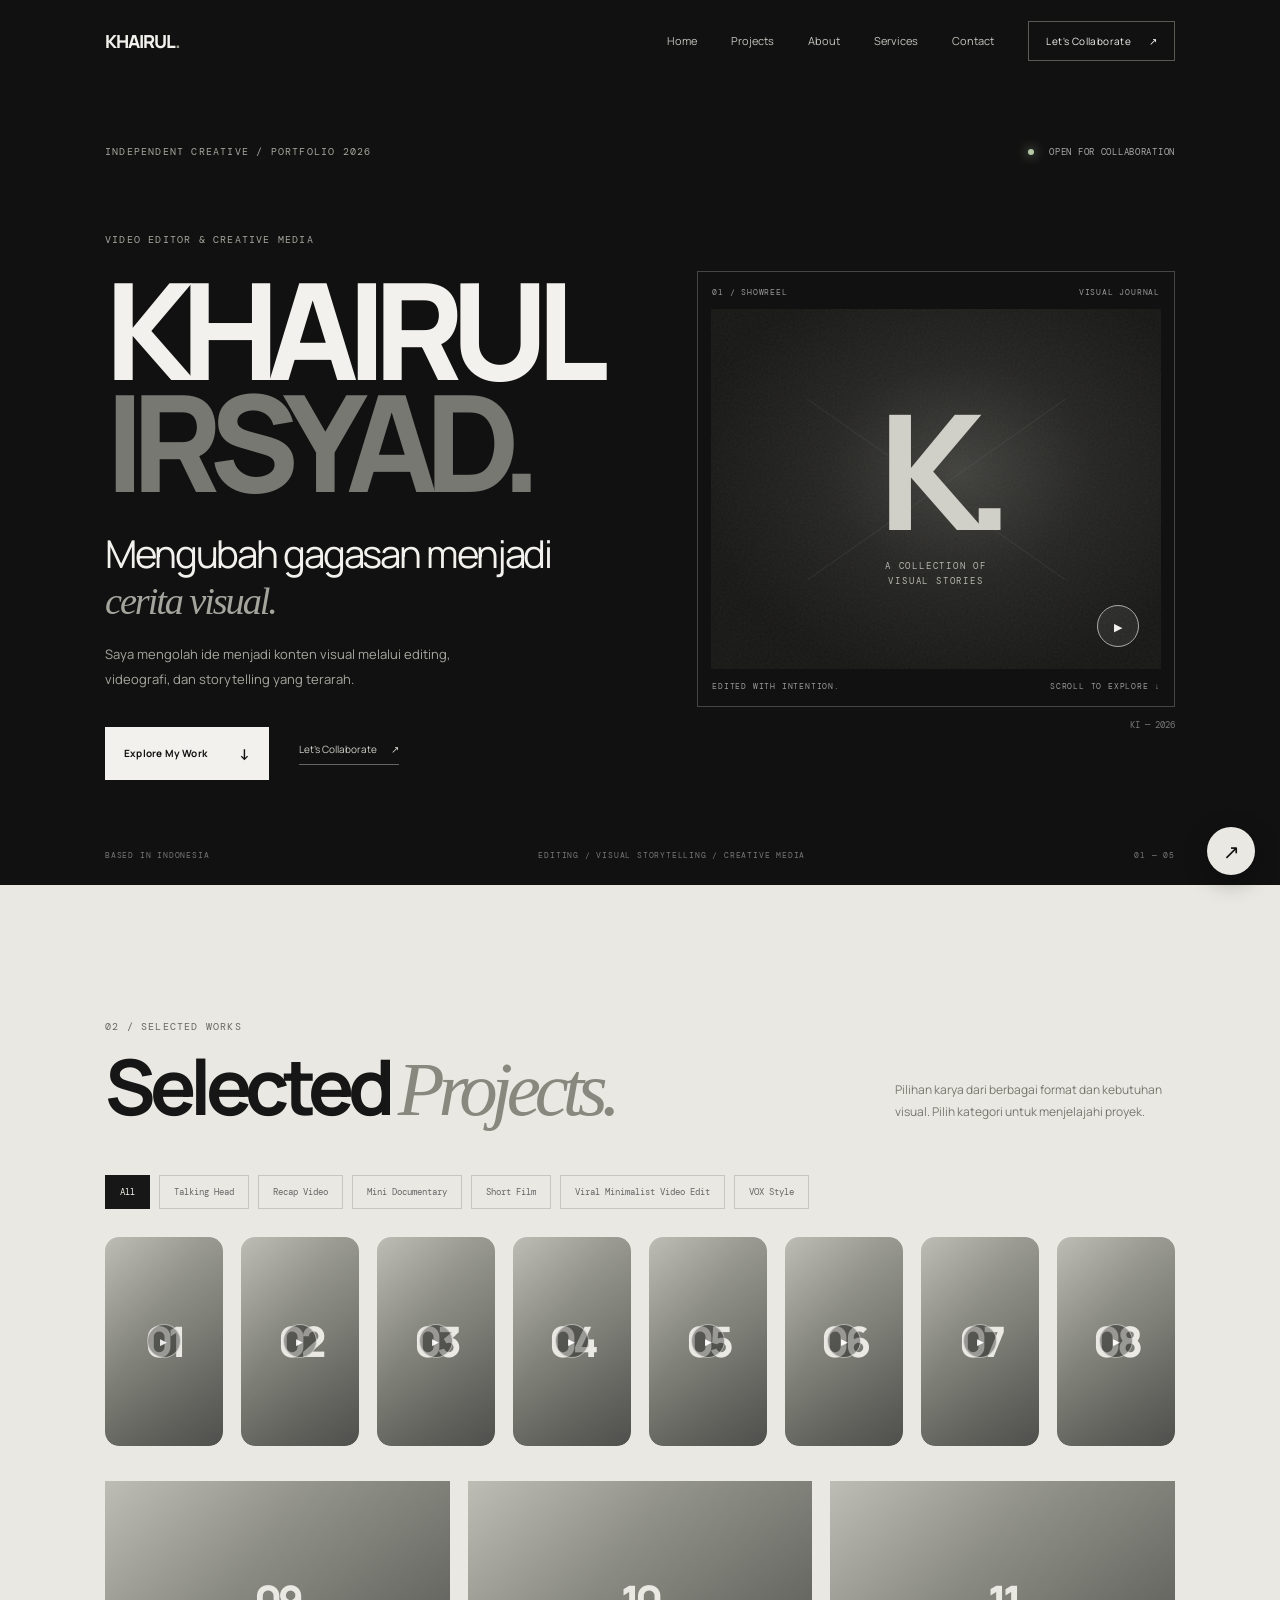
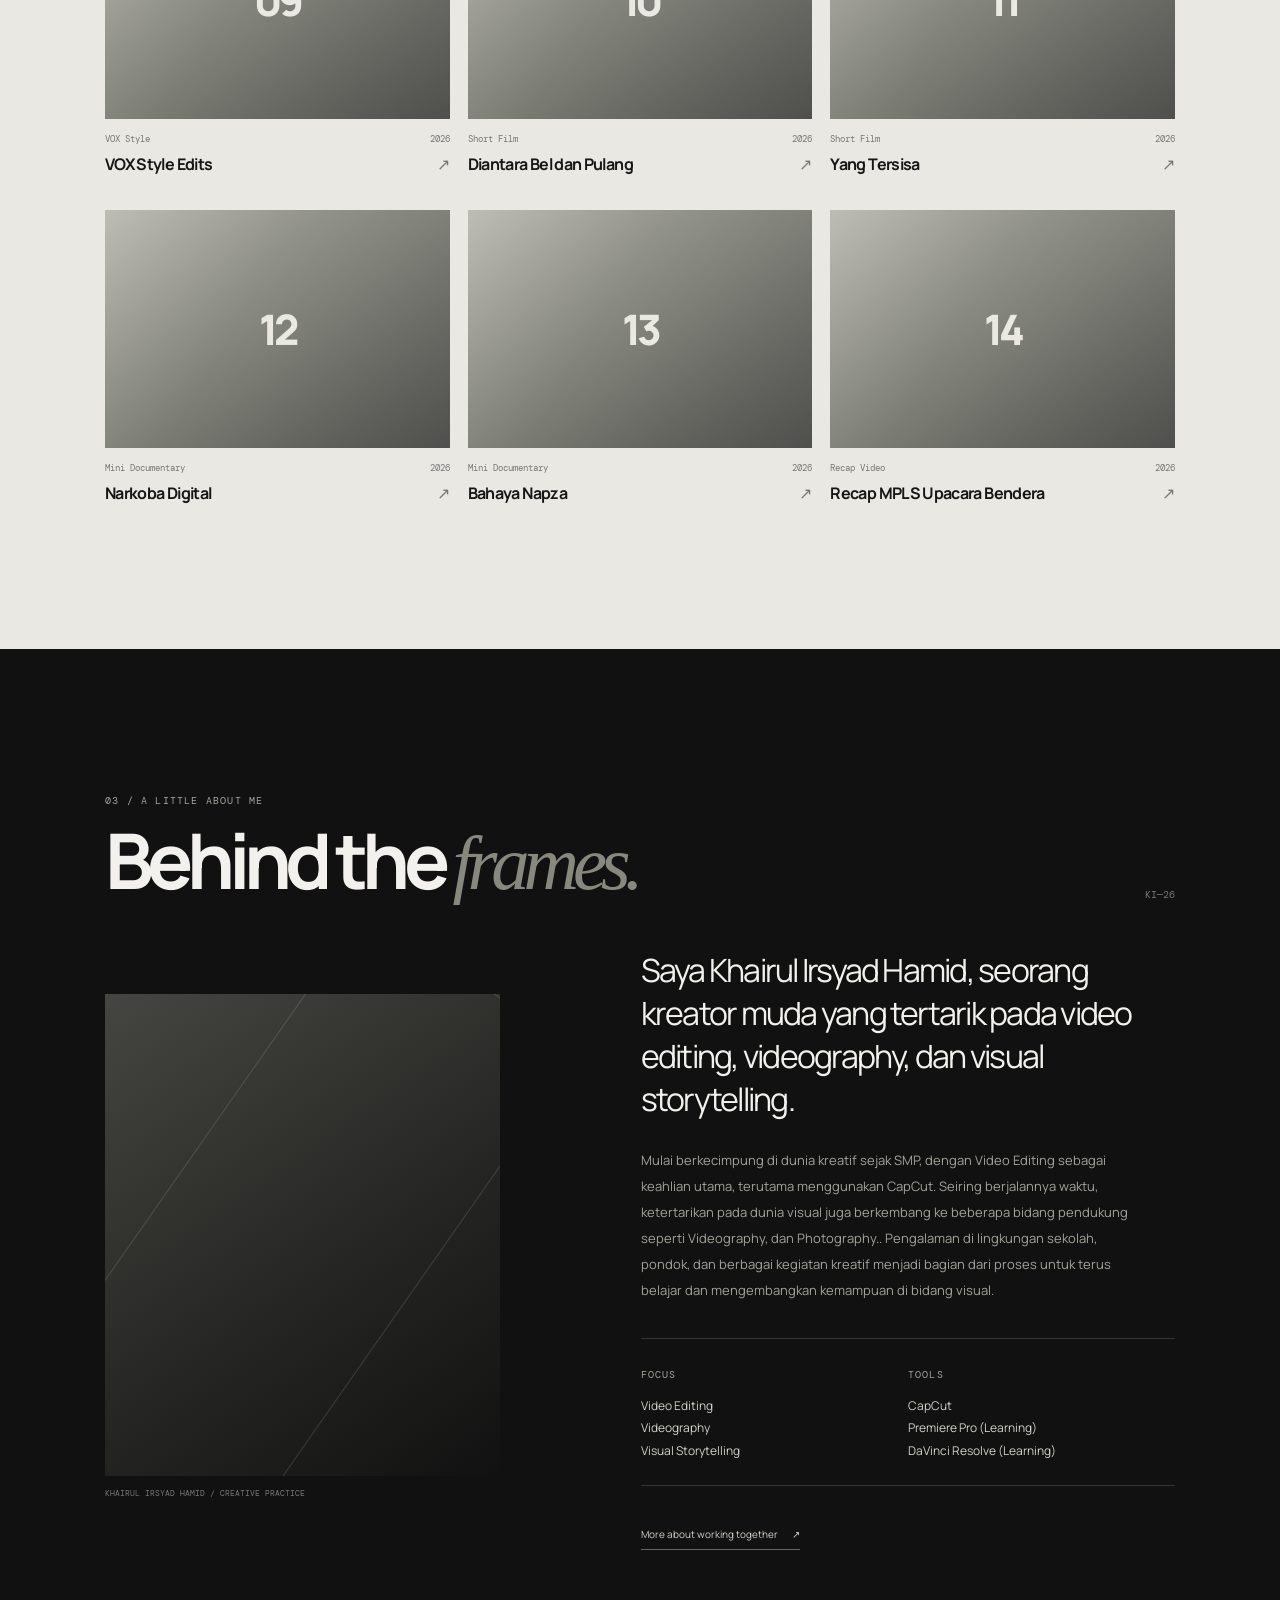
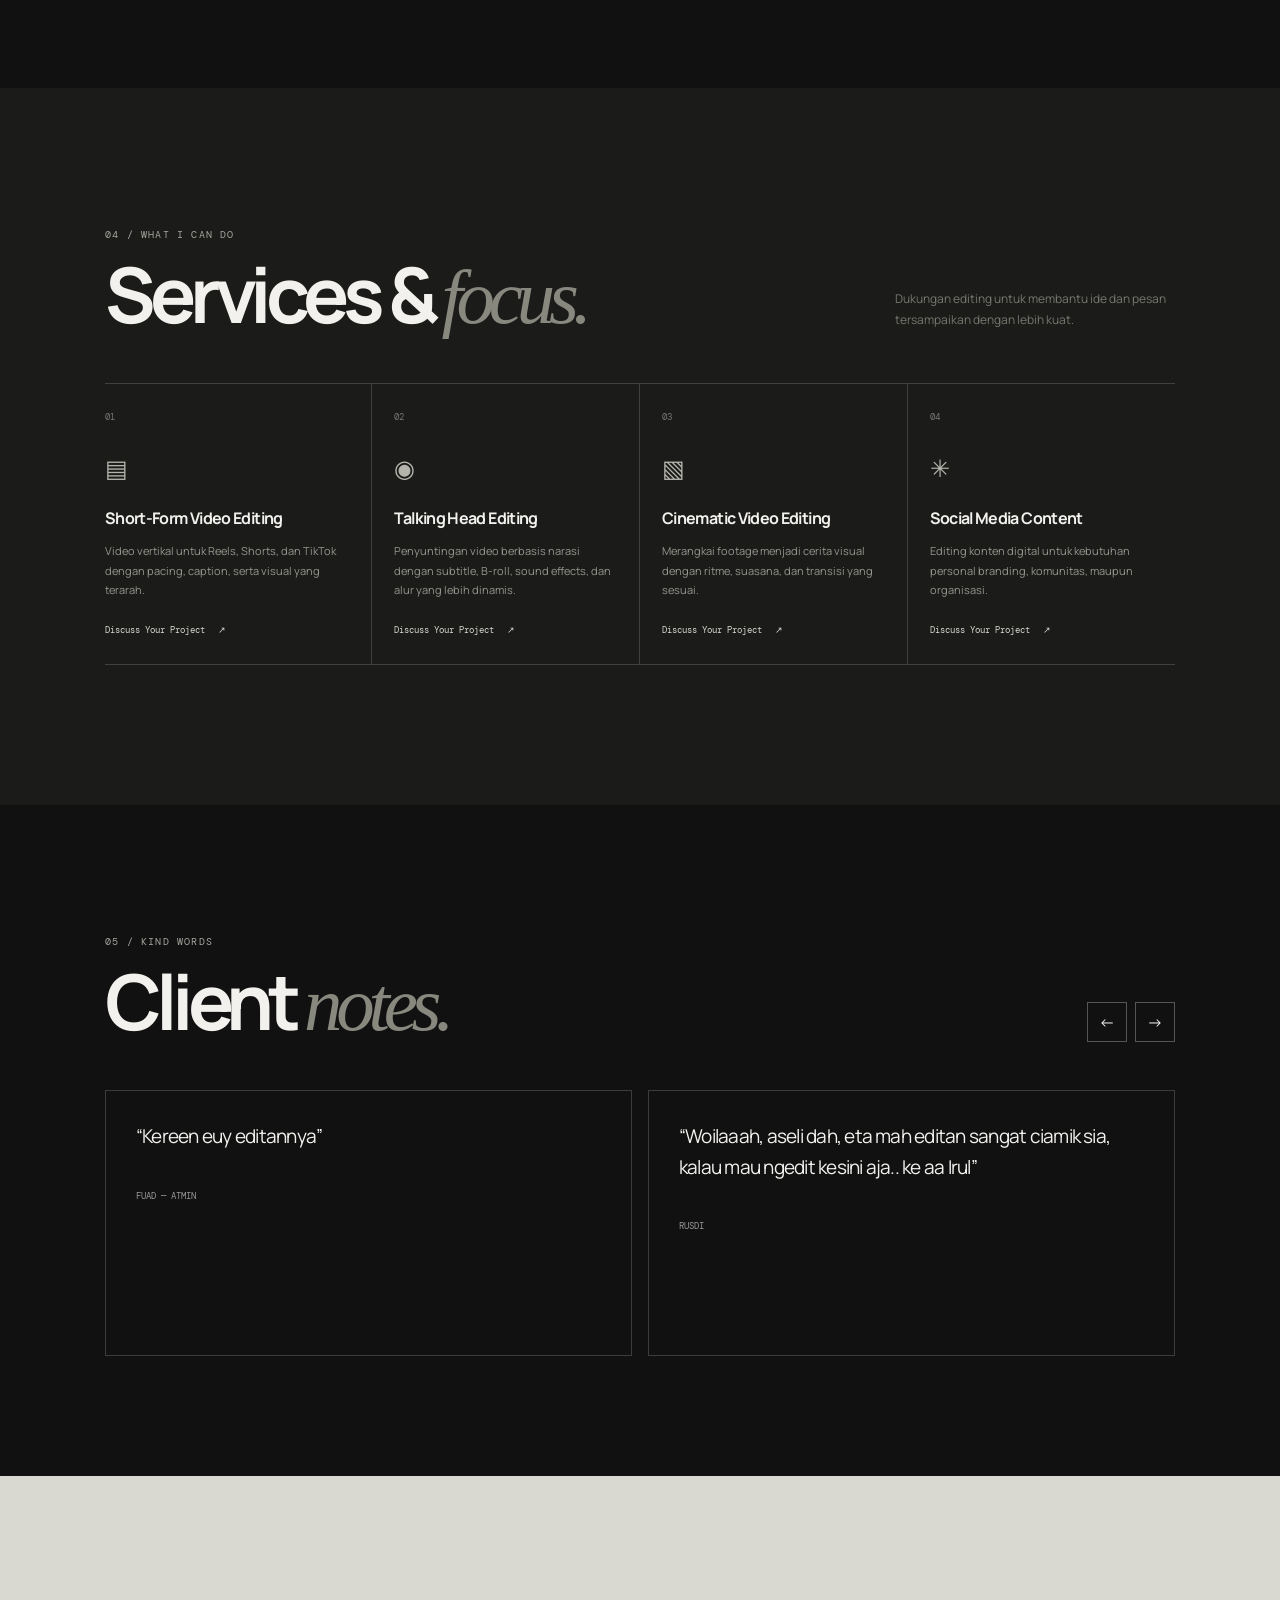
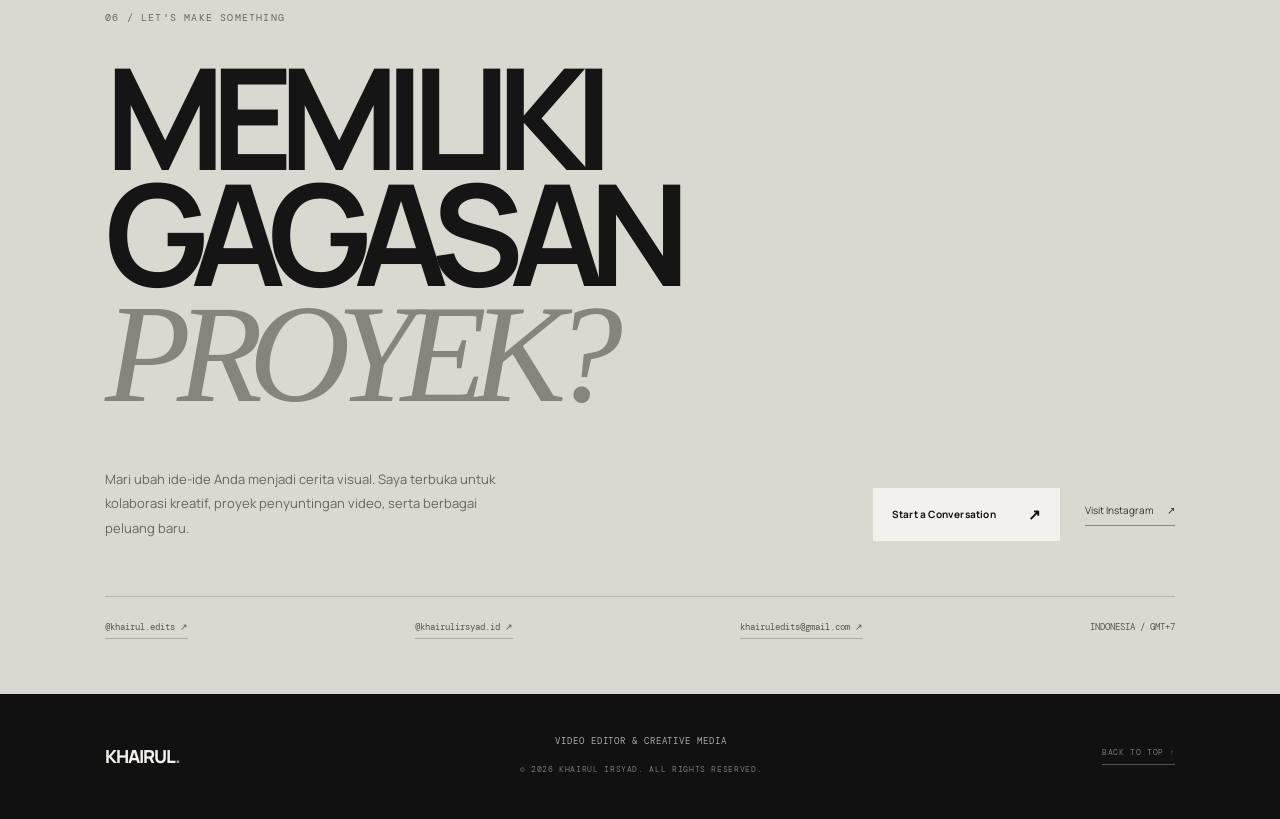
<file: index.html>
<!doctype html>
<html lang="id">
<head>
  <meta charset="utf-8">
  <meta name="viewport" content="width=device-width, initial-scale=1">
  <meta name="theme-color" content="#111111">
  <meta name="description" content="Khairul Irsyad Hamid — Video Editor & Creative Media. Mengubah gagasan menjadi cerita visual.">
  <meta property="og:title" content="Khairul Irsyad — Video Editor & Creative Media">
  <meta property="og:description" content="Mengubah gagasan menjadi cerita visual.">
  <title>Khairul Irsyad — Video Editor & Creative Media</title>
  <link rel="preconnect" href="https://fonts.googleapis.com">
  <link rel="preconnect" href="https://fonts.gstatic.com" crossorigin>
  <link href="https://fonts.googleapis.com/css2?family=DM+Mono:wght@400;500&family=Manrope:wght@400;500;600;700;800&display=swap" rel="stylesheet">
  <link rel="stylesheet" href="style.css">
</head>
<body>
  <div class="loader" aria-hidden="true"><span>K.</span><i></i></div>
  <div class="cursor-dot" aria-hidden="true"></div>
  <div class="cursor-ring" aria-hidden="true"></div>

  <header class="site-header" id="top">
    <a class="brand" href="#home" aria-label="Khairul, kembali ke beranda">KHAIRUL<span>.</span></a>
    <button class="menu-toggle" aria-label="Buka navigasi" aria-expanded="false"><span></span><span></span></button>
    <nav class="nav" aria-label="Navigasi utama">
      <a href="#home">Home</a><a href="#projects">Projects</a><a href="#about">About</a>
      <a href="#services">Services</a><a href="#contact">Contact</a>
      <a class="nav-cta" data-wa href="#">Let's Collaborate <span>↗</span></a>
    </nav>
  </header>

  <main>
    <section class="hero section-pad" id="home">
      <div class="hero-topline"><span class="eyebrow">INDEPENDENT CREATIVE / PORTFOLIO 2026</span><span class="availability"><i></i> OPEN FOR COLLABORATION</span></div>
      <div class="hero-grid">
        <div class="hero-copy">
          <p class="eyebrow reveal" id="hero-title">VIDEO EDITOR &amp; CREATIVE MEDIA</p>
          <h1 class="reveal" id="hero-name">KHAIRUL<br><span>IRSYAD.</span></h1>
          <p class="hero-tagline reveal" id="hero-tagline">Mengubah gagasan menjadi<br class="desktop-only"> <em>cerita visual.</em></p>
          <p class="hero-desc reveal" id="hero-desc">Saya mengolah ide menjadi konten visual melalui editing, videografi, dan storytelling yang terarah.</p>
          <div class="hero-actions reveal">
            <a class="button button-light" href="#projects">Explore My Work <span>↓</span></a>
            <a class="text-link" data-wa href="#">Let's Collaborate <span>↗</span></a>
          </div>
        </div>
        <div class="hero-visual reveal">
          <div class="visual-frame">
            <div class="frame-label"><span>01 / SHOWREEL</span><span>VISUAL JOURNAL</span></div>
            <div class="showreel-stage" id="showreel-stage">
              <div class="stage-grain"></div><div class="stage-center"><span class="stage-mark">K.</span><span class="stage-caption">A COLLECTION OF<br>VISUAL STORIES</span></div>
              <button class="play-button" id="showreel-play" aria-label="Putar showreel">▶</button>
            </div>
            <div class="frame-footer"><span>EDITED WITH INTENTION.</span><span>SCROLL TO EXPLORE ↓</span></div>
          </div>
          <div class="hero-index">KI — 2026</div>
        </div>
      </div>
      <div class="hero-bottom"><span>BASED IN INDONESIA</span><span>EDITING / VISUAL STORYTELLING / CREATIVE MEDIA</span><span>01 — 05</span></div>
    </section>

    <section class="projects-section section-pad" id="projects">
      <div class="section-heading reveal"><div><p class="eyebrow">02 / SELECTED WORKS</p><h2>Selected <em>Projects.</em></h2></div><p class="section-note">Pilihan karya dari berbagai format dan kebutuhan visual. Pilih kategori untuk menjelajahi proyek.</p></div>
      <div class="filter-row reveal" id="filters" aria-label="Filter proyek"></div>
      <div class="project-grid" id="project-grid"></div>
      <p class="empty-projects" id="empty-projects" hidden>Proyek akan segera ditambahkan.</p>
    </section>

    <section class="about-section section-pad" id="about">
      <div class="section-heading reveal"><div><p class="eyebrow">03 / A LITTLE ABOUT ME</p><h2>Behind the <em>frames.</em></h2></div><span class="about-number">KI—26</span></div>
      <div class="about-grid">
        <div class="portrait-wrap reveal"><div class="portrait-placeholder" id="portrait"></div><span class="portrait-caption">Khairul irsyad hamid / creative practice</span></div>
        <div class="about-copy reveal">
          <p class="about-lead" id="about-intro"></p>
          <p id="about-description"></p>
          <div class="about-details">
            <div><span class="eyebrow">FOCUS</span><p id="focus-list">Video Editing<br>Videography<br>Visual Storytelling</p></div>
            <div><span class="eyebrow">TOOLS</span><p id="tools-list">CapCut · Canva<br>DaVinci Resolve (Learning)</p></div>
          </div>
          <a class="text-link" href="#contact">More about working together <span>↗</span></a>
        </div>
      </div>
    </section>

    <section class="services-section section-pad" id="services">
      <div class="section-heading reveal"><div><p class="eyebrow">04 /  WHAT I CAN DO</p><h2>Services &amp; <em>focus.</em></h2></div><p class="section-note">Dukungan editing untuk membantu ide dan pesan tersampaikan dengan lebih kuat.</p></div>
      <div class="services-grid" id="services-grid"></div>
    </section>

    <section class="testimonials-section section-pad" id="testimonials" hidden>
      <div class="section-heading reveal"><div><p class="eyebrow">05 / KIND WORDS</p><h2>Client <em>notes.</em></h2></div><div class="carousel-controls"><button id="testimonial-prev" aria-label="Testimoni sebelumnya">←</button><button id="testimonial-next" aria-label="Testimoni berikutnya">→</button></div></div>
      <div class="testimonial-window"><div class="testimonial-track" id="testimonial-track"></div></div>
    </section>

    <section class="contact-section section-pad" id="contact">
      <p class="eyebrow reveal">06 / LET'S MAKE SOMETHING</p>
      <h2 class="reveal">MEMILIKI GAGASAN<br><em>PROYEK?</em></h2>
      <div class="contact-bottom reveal"><p>Mari ubah ide-ide Anda menjadi cerita visual. Saya terbuka untuk kolaborasi kreatif, proyek penyuntingan video, serta berbagai peluang baru.</p><div class="contact-actions"><a class="button button-light" data-wa href="#">Start a Conversation <span>↗</span></a><a class="text-link" data-instagram href="#" target="_blank" rel="noopener">Visit Instagram <span>↗</span></a></div></div>
      <div class="social-line reveal"><a data-instagram href="#" target="_blank" rel="noopener">@khairul.edits ↗</a><a data-personal href="#" target="_blank" rel="noopener">@khairulirsyad.id ↗</a><a data-email href="#" hidden>EMAIL ↗</a><span>INDONESIA / GMT+7</span></div>
    </section>
  </main>

  <footer class="footer section-pad"><a class="footer-brand" href="#home">KHAIRUL<span>.</span></a><div><p id="footer-title">VIDEO EDITOR &amp; CREATIVE MEDIA</p><small>© <span id="year">2026</span> KHAIRUL IRSYAD. ALL RIGHTS RESERVED.</small></div><a class="back-top" href="#top">BACK TO TOP ↑</a></footer>
  <a class="floating-wa" data-wa href="#" aria-label="Hubungi melalui WhatsApp">↗</a>

  <div class="video-modal" id="video-modal" aria-hidden="true" role="dialog" aria-modal="true" aria-label="Pemutar video">
    <button class="modal-close" id="modal-close" aria-label="Tutup video">×</button>
    <div class="modal-content"><div class="modal-player" id="modal-player"></div><div class="modal-caption" id="modal-caption"></div></div>
  </div>
  <script src="shared.js"></script>
  <script src="portfolio-data.js"></script>
  <script src="script.js"></script>
</body>
</html>
</file>
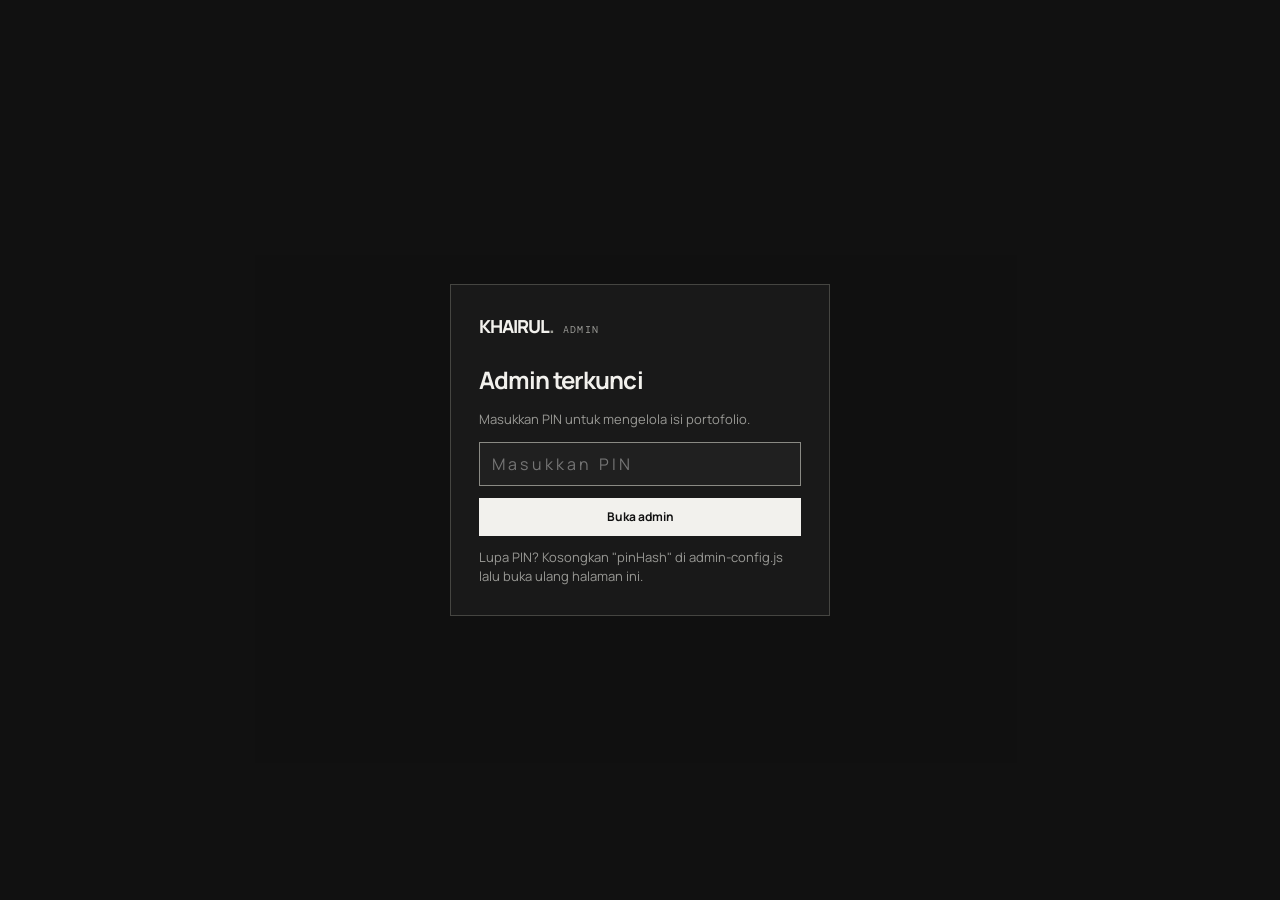
<file: admin.html>
<!doctype html>
<html lang="id" class="gate-locked">
<head>
  <meta charset="utf-8">
  <meta name="viewport" content="width=device-width, initial-scale=1">
  <meta name="robots" content="noindex, nofollow">
  <meta name="theme-color" content="#111111">
  <title>Admin Portfolio</title>
  <link rel="preconnect" href="https://fonts.googleapis.com">
  <link rel="preconnect" href="https://fonts.gstatic.com" crossorigin>
  <link href="https://fonts.googleapis.com/css2?family=DM+Mono:wght@400;500&family=Manrope:wght@400;500;600;700;800&display=swap" rel="stylesheet">
  <link rel="stylesheet" href="admin.css">
</head>
<body>
  <header class="adm-header">
    <div class="adm-brand">KHAIRUL<span>.</span> <small>ADMIN</small></div>
    <div class="adm-status" id="status" role="status" aria-live="polite"></div>
    <div class="adm-actions">
      <button type="button" class="btn" id="btn-preview" title="Buka situs dengan draf ini">Pratinjau ↗</button>
      <button type="button" class="btn btn-light" id="btn-save" title="Tulis ke portfolio-data.js">Simpan ke berkas</button>
      <details class="adm-more">
        <summary class="btn" aria-label="Aksi lain">⋯</summary>
        <div class="adm-menu">
          <button type="button" id="btn-download">Unduh portfolio-data.js</button>
          <button type="button" id="btn-import">Impor berkas data…</button>
          <button type="button" id="btn-discard">Buang draf, muat ulang berkas</button>
          <button type="button" id="btn-change-pin">Ganti PIN admin…</button>
          <button type="button" id="btn-lock">Kunci admin</button>
        </div>
      </details>
    </div>
  </header>

  <div class="adm-notice" id="notice" hidden></div>

  <nav class="adm-tabs" id="tabs" aria-label="Bagian">
    <button type="button" data-tab="projects" class="active">Proyek <span data-count="projects"></span></button>
    <button type="button" data-tab="categories">Kategori <span data-count="categories"></span></button>
    <button type="button" data-tab="services">Layanan <span data-count="services"></span></button>
    <button type="button" data-tab="testimonials">Testimoni <span data-count="testimonials"></span></button>
    <button type="button" data-tab="identity">Identitas</button>
    <button type="button" data-tab="social">Kontak</button>
  </nav>

  <main class="adm-main" id="panel"></main>

  <dialog class="adm-dialog" id="dialog">
    <form method="dialog" id="dialog-form" novalidate>
      <header><h2 id="dialog-title"></h2><button type="button" class="icon-btn" id="dialog-x" aria-label="Tutup">×</button></header>
      <div class="dialog-body" id="dialog-body"></div>
      <footer>
        <button type="button" class="btn" id="dialog-cancel">Batal</button>
        <button type="submit" class="btn btn-light" id="dialog-ok">Simpan</button>
      </footer>
    </form>
  </dialog>

  <input type="file" id="file-import" accept=".js,.json,application/json,text/javascript" hidden>
  <div class="adm-toast" id="toast" role="status" aria-live="polite"></div>

  <script src="shared.js"></script>
  <script src="portfolio-data.js"></script>
  <script src="admin-config.js"></script>
  <script src="admin-gate.js"></script>
  <script src="admin.js"></script>
</head>
<body>
    <h1>live server</h1>
</body>
</html>
</file>
<file: style.css>
@import url('https://fonts.googleapis.com/css2?family=DM+Mono:wght@400;500&family=Manrope:wght@400;500;600;700;800&display=swap');

:root {
  --bg: #111; --panel: #191919; --panel2: #202020; --white: #f2f1ed;
  --muted: #999995; --line: #343432; --accent: #c8c7c0;
  --mono: 'DM Mono', monospace; --sans: 'Manrope', sans-serif;
}

* { box-sizing: border-box; }
html { scroll-behavior: smooth; scroll-padding-top: 90px; }
body { margin: 0; background: var(--bg); color: var(--white); font-family: var(--sans); overflow-x: hidden; }
a { color: inherit; text-decoration: none; }
button { font: inherit; color: inherit; }
.section-pad { padding-left: 8.2vw; padding-right: 8.2vw; }

/* Loader */
.loader { position: fixed; inset: 0; background: #111; z-index: 1000; display: grid; place-content: center; justify-items: center; gap: 18px; transition: opacity .6s, visibility .6s; }
.loader span { font-size: 42px; font-weight: 800; letter-spacing: -5px; }
.loader i { width: 90px; height: 1px; background: #444; overflow: hidden; position: relative; }
.loader i:after { content: ""; position: absolute; inset: 0; background: #eee; animation: load 1.1s ease-in-out infinite; }
@keyframes load { from { transform: translateX(-100%) } to { transform: translateX(100%) } }
.loader.done { opacity: 0; visibility: hidden; pointer-events: none; }

/* Header & Nav */
.site-header { height: 82px; padding: 0 8.2vw; display: flex; align-items: center; justify-content: space-between; position: fixed; z-index: 100; top: 0; left: 0; right: 0; border-bottom: 1px solid transparent; transition: .3s; }
.site-header.scrolled { background: rgba(17, 17, 17, .9); backdrop-filter: blur(16px); border-color: var(--line); }
.brand, .footer-brand { font-size: 18px; font-weight: 800; letter-spacing: -1px; }
.brand span, .footer-brand span { color: #9c9c94; }
.nav { display: flex; align-items: center; gap: 34px; }
.nav > a:not(.nav-cta) { font-size: 11px; color: #c3c3be; transition: color .2s; }
.nav > a:hover { color: white; }
.nav-cta { font-size: 10px; letter-spacing: .04em; border: 1px solid #5a5a55; padding: 12px 17px; transition: 0.3s; }
.nav-cta:hover { background: #fff; color: #111; }
.nav-cta span { margin-left: 15px; }
.menu-toggle { display: none; background: none; border: 0; }

/* Hero Section */
.hero { min-height: 850px; padding-top: 145px; position: relative; display: flex; flex-direction: column; }
.hero-topline, .hero-bottom { display: flex; justify-content: space-between; align-items: center; }
.eyebrow { font: 10px var(--mono); letter-spacing: .12em; color: #a5a59e; }
.availability { font: 9px var(--mono); letter-spacing: .08em; color: #aaa; }
.availability i { display: inline-block; width: 6px; height: 6px; border-radius: 50%; background: #b6c7a5; margin-right: 9px; box-shadow: 0 0 12px #b6c7a5; }
.hero-grid { display: grid; grid-template-columns: 1.05fr .95fr; gap: 5vw; align-items: center; flex: 1; padding: 65px 0 70px; }
.hero h1 { font-size: clamp(70px, 10.5vw, 158px); line-height: .83; letter-spacing: -.095em; margin: 27px 0 35px; font-weight: 800; }
.hero h1 span { color: #777872; }
.hero-tagline { font-size: clamp(24px, 3vw, 42px); line-height: 1.2; letter-spacing: -.055em; margin: 0 0 18px; }
.hero-tagline em, .section-heading h2 em, .contact-section h2 em { font-family: Georgia, serif; font-weight: 400; color: #a5a59e; font-style: italic; }
.hero-desc { font-size: 13px; line-height: 1.9; color: #a7a7a1; max-width: 370px; }
.hero-actions { display: flex; align-items: center; gap: 30px; margin-top: 35px; }
.button { display: inline-flex; align-items: center; justify-content: space-between; gap: 32px; padding: 16px 19px; font-size: 10px; font-weight: 700; letter-spacing: .02em; transition: transform .25s, background .25s; }
.button:hover { transform: translateY(-3px); }
.button-light { background: var(--white); color: #111; }
.button-light span { font-size: 15px; }
.text-link { font-size: 10px; color: #d1d1ca; border-bottom: 1px solid #666; padding-bottom: 8px; transition: 0.2s; }
.text-link:hover { color: #fff; border-color: #fff; }
.text-link span { margin-left: 12px; }

/* Visual Hero Frame */
.visual-frame { border: 1px solid #454541; padding: 13px; position: relative; }
.frame-label, .frame-footer { display: flex; justify-content: space-between; font: 8px var(--mono); letter-spacing: .1em; color: #999; margin: 2px 1px 12px; }
.frame-footer { margin: 12px 1px 2px; }
.showreel-stage { aspect-ratio: 1.25; background: radial-gradient(ellipse at 55% 45%, #41413d 0, #252522 38%, #171715 76%); position: relative; overflow: hidden; display: grid; place-items: center; cursor: pointer; }
.showreel-stage:before, .showreel-stage:after { content: ""; position: absolute; width: 70%; height: 1px; background: #777; opacity: .17; transform: rotate(-35deg); }
.showreel-stage:after { transform: rotate(35deg); }
.stage-grain { position: absolute; inset: 0; opacity: .18; background-image: url("data:image/svg+xml,%3Csvg viewBox='0 0 180 180' xmlns='http://www.w3.org/2000/svg'%3E%3Cfilter id='n'%3E%3CfeTurbulence type='fractalNoise' baseFrequency='.9' numOctaves='3' stitchTiles='stitch'/%3E%3C/filter%3E%3Crect width='100%25' height='100%25' filter='url(%23n)' opacity='.35'/%3E%3C/svg%3E"); pointer-events: none; }
.stage-center { display: grid; justify-items: center; z-index: 1; pointer-events: none; }
.stage-mark { font-size: clamp(80px, 13vw, 160px); font-weight: 800; letter-spacing: -.13em; color: #d1d0c8; line-height: 1; }
.stage-caption { font: 9px/1.7 var(--mono); letter-spacing: .2em; text-align: center; color: #b8b8b0; margin-top: 10px; }
.play-button { position: absolute; right: 22px; bottom: 22px; border: 1px solid #aaa; background: #ffffff12; width: 42px; height: 42px; border-radius: 50%; font-size: 11px; cursor: pointer; z-index: 2; transition: .2s; }
.play-button:hover, .showreel-stage:hover .play-button { background: #eee; color: #111; }
.hero-index { font: 9px var(--mono); color: #777; text-align: right; margin-top: 12px; }
.hero-bottom { font: 8px var(--mono); letter-spacing: .1em; color: #777; padding-bottom: 25px; }

/* Projects Section */
.projects-section { padding-top: 125px; padding-bottom: 145px; background: #e9e8e2; color: #161616; }
.projects-section .eyebrow { color: #686861; }
.section-heading { display: flex; justify-content: space-between; align-items: end; margin-bottom: 48px; }
.section-heading h2 { font-size: clamp(42px, 6vw, 78px); letter-spacing: -.08em; line-height: .95; margin: 17px 0 0; }
.section-heading h2 em { color: #88887f; }
.section-note { font-size: 12px; line-height: 1.8; color: #77776f; max-width: 280px; margin: 0 0 4px; }
.filter-row { display: flex; gap: 9px; flex-wrap: wrap; margin-bottom: 28px; }
.filter-btn { border: 1px solid #c8c7bf; background: transparent; padding: 10px 14px; font: 9px var(--mono); color: #666; cursor: pointer; transition: .2s; }
.filter-btn.active, .filter-btn:hover { background: #171717; color: #f3f2ed; border-color: #171717; }
/* Grid 24 kolom: kartu landscape 3 per baris (span 8), kartu portrait/Shorts 8 per baris (span 3). */
.project-grid { display: grid; grid-template-columns: repeat(24, 1fr); grid-auto-flow: row dense; gap: 35px 18px; }
.project-card { cursor: pointer; min-width: 0; grid-column: span 8; }
.project-thumb { aspect-ratio: 1.45; background: #c9c8c0; position: relative; overflow: hidden; display: grid; place-items: center; }

/* Kartu portrait (Talking Head/Shorts): sampul 9:16 membulat tanpa teks; judul muncul di atas sampul saat hover.
   Thumbnail hqdefault (4:3) berisi video tegak di tengah + latar buram, jadi dipotong tepat 9:16. */
.project-card.is-portrait { grid-column: span 3; position: relative; border-radius: 14px; overflow: hidden; }
.project-card.is-portrait .project-thumb { aspect-ratio: 9 / 16; border-radius: 14px; }
.project-card.is-portrait .project-thumb img { object-position: center; filter: none; }
.project-card.is-portrait .project-meta { display: none; }
.project-card.is-portrait .thumb-play { opacity: .85; transform: none; width: 34px; height: 34px; font-size: 9px; background: #0006; }
.project-card.is-portrait .project-bottom { position: absolute; z-index: 3; left: 0; right: 0; bottom: 0; margin: 0; padding: 40px 12px 12px; background: linear-gradient(transparent, rgba(0,0,0,.82)); color: #fff; opacity: 0; transform: translateY(6px); transition: .25s; pointer-events: none; }
.project-card.is-portrait .project-title { font-size: 12px; line-height: 1.3; letter-spacing: -.02em; }
.project-card.is-portrait .project-arrow { color: #fff; font-size: 13px; }
.project-card.is-portrait:hover .project-bottom, .project-card.is-portrait:focus-visible .project-bottom { opacity: 1; transform: none; }
.project-card.is-portrait:focus-visible { outline: 2px solid currentColor; outline-offset: 3px; }
@media (hover: none) { .project-card.is-portrait .project-bottom { opacity: 1; transform: none; } }
.project-thumb img { position: absolute; inset: 0; width: 100%; height: 100%; object-fit: cover; display: block; transition: transform .7s cubic-bezier(.2, .7, .2, 1); filter: saturate(.72); }
.project-card:hover .project-thumb img { transform: scale(1.055); filter: saturate(1); }
.thumb-fallback { position: absolute; inset: 0; display: grid; place-items: center; background: linear-gradient(140deg, #bdbdb5, #777870 55%, #363733); color: #e9e8e2; font-size: 42px; font-weight: 800; letter-spacing: -.1em; }
.thumb-fallback:after { content: ""; position: absolute; inset: 0; background: linear-gradient(120deg, transparent 40%, #ffffff20); }
.thumb-play { position: absolute; z-index: 2; width: 44px; height: 44px; border: 1px solid #fff9; border-radius: 50%; display: grid; place-items: center; color: white; background: #1115; font-size: 11px; opacity: 0; transform: translateY(8px); transition: .25s; }
.project-card:hover .thumb-play { opacity: 1; transform: none; }
.project-meta { display: flex; justify-content: space-between; margin: 14px 0 8px; font: 9px var(--mono); color: #777; }
.project-title { font-size: 16px; letter-spacing: -.04em; font-weight: 700; margin: 0; }
.project-bottom { display: flex; justify-content: space-between; align-items: center; margin-top: 7px; }
.project-bottom small { font: 9px var(--mono); color: #888; }
.project-arrow { font-size: 16px; color: #777; }
.empty-projects { color: #777; font-size: 13px; }

/* About Section */
.about-section { padding-top: 135px; padding-bottom: 145px; }
.about-number { font: 10px var(--mono); color: #777; }
.about-grid { display: grid; grid-template-columns: .85fr 1.15fr; gap: 11vw; align-items: center; margin-top: 30px; }
.portrait-wrap { max-width: 410px; }
.portrait-placeholder { aspect-ratio: .82; background: linear-gradient(145deg, #454641, #242522 60%, #111); display: grid; place-content: center; text-align: center; position: relative; overflow: hidden; }
.portrait-placeholder:before { content: ""; position: absolute; width: 65%; height: 130%; border: 1px solid #ffffff22; transform: rotate(35deg); left: 15%; top: -15%; }
.portrait-placeholder img { position: absolute; width: 100%; height: 100%; object-fit: cover; }
.portrait-placeholder span { font-size: 50px; font-weight: 800; letter-spacing: -.1em; color: #a4a49b; line-height: .9; z-index: 1; }
.portrait-placeholder small { font: 8px var(--mono); color: #aaa; margin-top: 20px; letter-spacing: .1em; z-index: 1; }
.portrait-caption { display: block; font: 8px var(--mono); color: #777; margin-top: 12px; text-transform: uppercase; }
.about-copy { max-width: 570px; }
.about-lead { font-size: clamp(21px, 2.5vw, 34px); line-height: 1.35; letter-spacing: -.055em; margin: 0 0 25px; }
.about-copy > p:not(.about-lead) { font-size: 13px; line-height: 2; color: #a3a39c; max-width: 500px; }
.about-details { display: grid; grid-template-columns: 1fr 1fr; border-top: 1px solid var(--line); border-bottom: 1px solid var(--line); padding: 22px 0; margin: 35px 0; }
.about-details p { font-size: 12px; line-height: 1.9; color: #d2d2cb; margin: 12px 0 0; }

/* Services Section */
.services-section { background: #1b1b1a; padding-top: 130px; padding-bottom: 140px; }
.services-grid { display: grid; grid-template-columns: repeat(4, 1fr); border-top: 1px solid #41413d; border-bottom: 1px solid #41413d; }
.service-card { padding: 27px 22px 28px 0; min-height: 255px; border-right: 1px solid #41413d; display: flex; flex-direction: column; transition: 0.2s; }
.service-card:not(:first-child) { padding-left: 22px; }
.service-card:last-child { border-right: 0; }
.service-number { font: 9px var(--mono); color: #777; margin-bottom: 28px; }
.service-icon { font-size: 24px; color: #b4b4ac; margin-bottom: 23px; }
.service-card h3 { font-size: 16px; letter-spacing: -.04em; margin: 0 0 12px; }
.service-card p { font-size: 11px; line-height: 1.8; color: #96968f; margin: 0 0 24px; }
.service-card a { font: 9px var(--mono); margin-top: auto; color: #d8d8d0; }
.service-card:hover { background: #222; }
.service-card a span { margin-left: 8px; }

/* Testimonials */
.testimonials-section { padding-top: 120px; padding-bottom: 120px; }
.carousel-controls { display: flex; gap: 8px; }
.carousel-controls button { width: 40px; height: 40px; border: 1px solid #555; background: transparent; cursor: pointer; transition: 0.2s; }
.carousel-controls button:hover { background: #fff; color: #000; }
.testimonial-window { overflow: hidden; }
.testimonial-track { display: flex; gap: 16px; transition: transform .45s ease; }
.testimonial-card { min-width: calc(50% - 8px); padding: 30px; border: 1px solid #3c3c38; }
.testimonial-card blockquote { font-size: 19px; line-height: 1.6; letter-spacing: -.04em; margin: 0 0 30px; }
.testimonial-card small { font: 9px var(--mono); color: #999; }

/* Contact Section */
.contact-section { background: #d9d8d1; color: #151515; padding-top: 125px; padding-bottom: 55px; }
.contact-section .eyebrow { color: #686861; }
.contact-section h2 { font-size: clamp(65px, 11vw, 150px); line-height: .82; letter-spacing: -.1em; margin: 35px 0 55px; }
.contact-section h2 em { color: #85857d; }
.contact-bottom { display: flex; justify-content: space-between; align-items: end; gap: 40px; border-bottom: 1px solid #b8b7af; padding-bottom: 55px; }
.contact-bottom > p { font-size: 13px; line-height: 1.9; color: #66665f; max-width: 420px; margin: 0; }
.contact-actions { display: flex; align-items: center; gap: 25px; }
.contact-actions .text-link { color: #333; border-color: #888; }
.contact-actions .text-link:hover { color: #000; border-color: #000; }
.social-line { display: flex; justify-content: space-between; padding-top: 24px; font: 9px var(--mono); color: #575750; }
.social-line a { border-bottom: 1px solid #aaa; padding-bottom: 5px; transition: 0.2s; }
.social-line a:hover { color: #000; border-color: #000; }

/* Footer */
.footer { min-height: 125px; display: flex; align-items: center; justify-content: space-between; }
.footer > div { text-align: center; }
.footer > div p { font: 9px var(--mono); color: #aaa; letter-spacing: .1em; margin: 0 0 8px; }
.footer small, .back-top { font: 8px var(--mono); color: #777; letter-spacing: .08em; }
.back-top { border-bottom: 1px solid #555; padding-bottom: 7px; transition: 0.2s; }
.back-top:hover { color: #fff; border-color: #fff; }
.floating-wa { position: fixed; z-index: 80; right: 25px; bottom: 25px; width: 48px; height: 48px; background: #e9e8e2; color: #111; border-radius: 50%; display: grid; place-items: center; font-size: 20px; box-shadow: 0 6px 25px #0005; transition: transform .2s; }
.floating-wa:hover { transform: translateY(-4px); }

/* ==========================================
   VIDEO MODAL FIX (YOUTUBE SHORTS & NORMAL)
   ========================================== */
.video-modal { position: fixed; inset: 0; background: rgba(0, 0, 0, 0.92); z-index: 9999; display: none; align-items: center; justify-content: center; padding: 5vw; opacity: 0; transition: opacity .25s ease-in-out; }
.video-modal.open { display: flex; opacity: 1; }
.modal-close { position: absolute; right: 30px; top: 20px; background: none; border: 0; font-size: 42px; cursor: pointer; color: white; transition: 0.2s; z-index: 10000; }
.modal-close:hover { color: #aaa; transform: scale(1.1); }
.modal-content { width: 100%; max-width: 1000px; display: flex; flex-direction: column; align-items: center; }
.modal-player { width: 100%; background: #000; border-radius: 8px; overflow: hidden; box-shadow: 0 20px 50px rgba(0,0,0,0.5); }
.modal-player iframe { width: 100%; height: 100%; border: 0; display: block; }
.modal-caption { font: 12px var(--mono); color: #bbb; margin-top: 15px; text-align: center; letter-spacing: .05em; }

/* Animation Reveals */
.reveal { opacity: 0; transform: translateY(22px); transition: opacity .75s ease, transform .75s ease; }
.reveal.visible { opacity: 1; transform: none; }

/* Custom Cursors */
.cursor-dot, .cursor-ring { position: fixed; pointer-events: none; z-index: 500; top: 0; left: 0; border-radius: 50%; transform: translate(-50%, -50%); opacity: 0; }
.cursor-dot { width: 5px; height: 5px; background: white; }
.cursor-ring { width: 28px; height: 28px; border: 1px solid #ffffff80; transition: width .2s, height .2s, background .2s; }
.cursor-ring.hover { width: 48px; height: 48px; background: #ffffff18; border-color: transparent; }

/* Responsive Media Queries */
@media(max-width: 900px) {
  .section-pad { padding-left: 6vw; padding-right: 6vw; }
  .site-header { padding: 0 6vw; }
  .nav { gap: 18px; }
  .hero-grid { gap: 3vw; }
  .hero h1 { font-size: clamp(68px, 11vw, 110px); }
  .project-card { grid-column: span 12; }
  .project-card.is-portrait { grid-column: span 6; }
  .services-grid { grid-template-columns: repeat(2, 1fr); }
  .service-card:nth-child(2) { border-right: 0; }
  .service-card:nth-child(n+3) { border-top: 1px solid #41413d; }
  .service-card:nth-child(3) { padding-left: 0; }
  .about-grid { gap: 7vw; }
}

@media(max-width: 650px) {
  html { scroll-padding-top: 72px; }
  .site-header { height: 70px; }
  .menu-toggle { display: flex; flex-direction: column; gap: 6px; padding: 10px; z-index: 2; }
  .menu-toggle span { width: 23px; height: 1px; background: white; display: block; }
  .nav { position: absolute; top: 69px; left: 0; right: 0; background: #171716; border-bottom: 1px solid #333; display: flex; flex-direction: column; align-items: stretch; gap: 0; padding: 0 6vw; max-height: 0; overflow: hidden; transition: max-height .35s, padding .35s; }
  .nav.open { max-height: 390px; padding: 15px 6vw 25px; }
  .nav > a:not(.nav-cta) { padding: 14px 0; border-bottom: 1px solid #30302e; }
  .nav-cta { margin-top: 17px; text-align: center; }
  .hero { min-height: auto; padding-top: 112px; }
  .hero-topline { align-items: flex-start; gap: 20px; }
  .availability { font-size: 7px; text-align: right; }
  .hero-grid { grid-template-columns: 1fr; padding: 65px 0 45px; gap: 48px; }
  .hero h1 { font-size: clamp(68px, 17vw, 105px); margin: 22px 0 28px; }
  .hero-tagline { font-size: 27px; }
  .hero-desc { font-size: 12px; }
  .hero-visual { max-width: 520px; }
  .hero-bottom { font-size: 7px; gap: 10px; }
  .hero-bottom span:nth-child(2) { display: none; }
  .projects-section, .about-section, .services-section, .contact-section { padding-top: 85px; padding-bottom: 90px; }
  .section-heading { align-items: flex-start; gap: 25px; flex-direction: column; margin-bottom: 34px; }
  .section-heading h2 { font-size: 53px; }
  .section-note { max-width: 340px; }
  .filter-row { gap: 6px; }
  .filter-btn { font-size: 8px; padding: 9px 10px; }
  .project-grid { gap: 28px 12px; }
  .project-card { grid-column: span 24; }
  .project-card.is-portrait { grid-column: span 8; }
  .project-thumb { aspect-ratio: 1.55; }
  .project-title { font-size: 15px; }
  .about-grid { grid-template-columns: 1fr; gap: 40px; }
  .portrait-wrap { max-width: 340px; margin: 0 auto; }
  .about-copy { max-width: none; }
  .about-lead { font-size: 25px; }
  .services-grid { grid-template-columns: 1fr; }
  .service-card, .service-card:not(:first-child), .service-card:nth-child(3) { padding: 25px 0; border-right: 0; border-top: 1px solid #41413d; min-height: 220px; }
  .service-card:first-child { border-top: 0; }
  .service-number { margin-bottom: 20px; }
  .service-icon { margin-bottom: 15px; }
  .testimonial-card { min-width: 100%; }
  .contact-section h2 { font-size: clamp(58px, 15vw, 90px); margin: 30px 0 40px; }
  .contact-bottom { align-items: flex-start; flex-direction: column; padding-bottom: 38px; }
  .contact-actions { flex-wrap: wrap; gap: 20px; }
  .social-line { gap: 20px; flex-wrap: wrap; font-size: 8px; }
  .footer { min-height: 160px; flex-wrap: wrap; gap: 20px; padding-top: 25px; padding-bottom: 25px; }
  .footer > div { text-align: left; order: 3; width: 100%; }
  .floating-wa { right: 17px; bottom: 17px; width: 45px; height: 45px; }
  .modal-close { right: 15px; top: 10px; }
  .video-modal { padding: 18px; }
  .desktop-only { display: none; }
}

@media(hover: none), (pointer: coarse) {
  .cursor-dot, .cursor-ring { display: none; }
}

@media(prefers-reduced-motion: reduce) {
  *, *::before, *::after { scroll-behavior: auto !important; animation-duration: .01ms !important; animation-iteration-count: 1 !important; transition-duration: .01ms !important; }
  .reveal { opacity: 1; transform: none; }
}
/* Bilah mode pratinjau (index.html?preview=1 dari admin.html) */
.preview-bar { position: fixed; left: 0; right: 0; bottom: 0; z-index: 1200; padding: 10px 16px; background: #f2f1ed; color: #111; font: 10px var(--mono); letter-spacing: .08em; text-align: center; }
.modal-caption .modal-meta { display: block; margin-top: 6px; font-size: 10px; color: #888; }
.modal-caption .modal-desc { max-width: 520px; margin: 10px auto 0; font: 13px/1.6 var(--sans); letter-spacing: 0; color: #a7a7a1; }
/* Pemutar: Shorts dibatasi tinggi layar; cadangan saat dibuka dari file:// */
.modal-player { margin: 0 auto; max-width: 100%; }
.modal-player.is-portrait { width: auto; height: min(78vh, 720px); max-width: 100%; }
.player-fallback { position: relative; width: 100%; height: 100%; display: flex; flex-direction: column; align-items: center; justify-content: flex-end; gap: 16px; padding: 24px; text-align: center; background: #000 center / cover no-repeat; }
.player-fallback:before { content: ""; position: absolute; inset: 0; background: linear-gradient(transparent 20%, rgba(0,0,0,.88) 70%); }
.player-fallback > * { position: relative; }
.player-fallback p { margin: 0; max-width: 320px; font: 12px/1.6 var(--sans); color: #ddd; }
.modal-caption .modal-yt { display: table; margin: 12px auto 0; font-size: 10px; color: #999; border-bottom: 1px solid #555; padding-bottom: 3px; }
.modal-caption .modal-yt:hover { color: #fff; }
</file>
<file: admin.css>
:root {
  --bg: #111; --panel: #191919; --panel2: #202020; --white: #f2f1ed;
  --muted: #999995; --line: #343432; --accent: #c8c7c0;
  --ok: #b6c7a5; --danger: #e08f80;
  --mono: 'DM Mono', monospace; --sans: 'Manrope', system-ui, sans-serif;
}
* { box-sizing: border-box; }
body { margin: 0; background: var(--bg); color: var(--white); font: 14px/1.5 var(--sans); }
button, input, select, textarea { font: inherit; color: inherit; }
[hidden] { display: none !important; }
.muted { color: var(--muted); }

/* Header */
.adm-header { position: sticky; top: 0; z-index: 20; display: flex; align-items: center; gap: 16px; padding: 14px 24px; background: rgba(17,17,17,.94); backdrop-filter: blur(12px); border-bottom: 1px solid var(--line); }
.adm-brand { font-weight: 800; letter-spacing: -1px; font-size: 18px; white-space: nowrap; }
.adm-brand span { color: #9c9c94; }
.adm-brand small { font: 10px var(--mono); letter-spacing: .12em; color: var(--muted); margin-left: 6px; }
.adm-status { flex: 1; font: 11px var(--mono); color: var(--ok); }
.adm-status.dirty { color: #e6c08f; }
.adm-actions { display: flex; gap: 8px; align-items: center; }

/* Tombol */
.btn { display: inline-flex; align-items: center; justify-content: center; gap: 8px; min-height: 38px; padding: 8px 14px; border: 1px solid #5a5a55; background: transparent; cursor: pointer; font-size: 12px; font-weight: 700; white-space: nowrap; transition: background .2s, color .2s; }
.btn:hover { background: #2a2a28; }
.btn-light { background: var(--white); color: #111; border-color: var(--white); }
.btn-light:hover { background: #fff; }
.btn-sm { min-height: 30px; padding: 4px 10px; font-size: 11px; }
.btn:disabled, .icon-btn:disabled { opacity: .35; cursor: not-allowed; }
.icon-btn { width: 32px; height: 32px; display: inline-grid; place-items: center; border: 1px solid var(--line); background: transparent; cursor: pointer; font-size: 14px; }
.icon-btn:hover:not(:disabled) { border-color: #777; }
.icon-btn.danger:hover:not(:disabled) { border-color: var(--danger); color: var(--danger); }
.text-link { color: #d1d1ca; border-bottom: 1px solid #666; text-decoration: none; font-size: 12px; }
:focus-visible { outline: 2px solid var(--white); outline-offset: 2px; }

/* Menu lain */
.adm-more { position: relative; }
.adm-more summary { list-style: none; }
.adm-more summary::-webkit-details-marker { display: none; }
.adm-menu { position: absolute; right: 0; top: calc(100% + 6px); min-width: 240px; background: var(--panel2); border: 1px solid var(--line); display: grid; padding: 6px; z-index: 30; }
.adm-menu button { text-align: left; background: none; border: 0; padding: 10px 12px; cursor: pointer; font-size: 13px; }
.adm-menu button:hover { background: #2c2c2a; }

/* Pemberitahuan */
.adm-notice { margin: 16px 24px 0; display: grid; gap: 8px; }
.notice-row { display: flex; align-items: center; gap: 12px; padding: 10px 14px; border: 1px solid #5a4d3a; background: #221e17; font-size: 13px; }
.notice-row span { flex: 1; }

/* Tab */
.adm-tabs { display: flex; gap: 4px; padding: 16px 24px 0; overflow-x: auto; border-bottom: 1px solid var(--line); scrollbar-width: none; }
.adm-tabs button { background: none; border: 0; border-bottom: 2px solid transparent; padding: 10px 14px; cursor: pointer; color: var(--muted); font-weight: 700; font-size: 13px; white-space: nowrap; }
.adm-tabs button.active { color: var(--white); border-color: var(--white); }
.adm-tabs button span { font: 10px var(--mono); margin-left: 4px; color: var(--muted); }

/* Panel */
.adm-main { max-width: 1040px; margin: 0 auto; padding: 24px 24px 80px; }
.panel-head { display: flex; justify-content: space-between; align-items: flex-end; gap: 16px; margin-bottom: 18px; }
.panel-head h1 { margin: 0 0 4px; font-size: 28px; letter-spacing: -.04em; }
.panel-head p { margin: 0; max-width: 560px; font-size: 13px; }
.panel-head-actions { display: flex; gap: 8px; flex-wrap: wrap; justify-content: flex-end; }
.toolbar { display: flex; gap: 8px; margin-bottom: 12px; }
.toolbar .input { flex: 1; }
.empty { display: grid; justify-items: start; gap: 14px; padding: 36px; border: 1px dashed var(--line); color: var(--muted); }

/* Daftar item */
.item-list { list-style: none; margin: 0; padding: 0; display: grid; gap: 8px; }
.item { display: flex; align-items: center; gap: 14px; padding: 10px; background: var(--panel); border: 1px solid var(--line); }
.item.is-hidden { opacity: .55; }
.item-thumb { position: relative; flex: 0 0 96px; aspect-ratio: 16 / 9; background: #252522; display: grid; place-items: center; overflow: hidden; font: 11px var(--mono); color: #666; }
.item-thumb img { position: absolute; inset: 0; width: 100%; height: 100%; object-fit: cover; }
.item-lead { flex: 0 0 44px; height: 44px; display: grid; place-items: center; border: 1px solid var(--line); font: 13px var(--mono); color: var(--accent); }
.item-body { flex: 1; min-width: 0; display: grid; gap: 2px; }
.item-body strong { font-size: 14px; overflow-wrap: anywhere; }
.clamp { display: -webkit-box; -webkit-line-clamp: 2; -webkit-box-orient: vertical; overflow: hidden; font-size: 12px; }
.badges { display: flex; gap: 6px; flex-wrap: wrap; margin-top: 4px; }
.badge { font: 10px var(--mono); padding: 2px 6px; border: 1px solid #5a4d3a; color: #e6c08f; }
.item-actions { display: flex; gap: 6px; align-items: center; flex-wrap: wrap; justify-content: flex-end; }

/* Form */
.input { width: 100%; min-height: 40px; padding: 9px 12px; background: var(--panel2); border: 1px solid var(--line); border-radius: 0; }
.input:focus { border-color: #8a8a84; outline: none; }
textarea.input { resize: vertical; min-height: 84px; }
select.input { appearance: auto; }
.form-grid { display: grid; grid-template-columns: 1fr 1fr; gap: 4px 20px; }
.field { display: grid; gap: 6px; margin-bottom: 14px; }
.field.wide { grid-column: 1 / -1; }
.field > label { font: 11px var(--mono); letter-spacing: .06em; color: var(--accent); text-transform: uppercase; }
.field > label em { color: var(--danger); font-style: normal; }
.field-check label { display: flex; gap: 10px; align-items: flex-start; cursor: pointer; font-size: 13px; }
.field-check input { margin-top: 3px; width: 16px; height: 16px; accent-color: var(--white); }
.hint { margin: 0; font-size: 12px; color: var(--muted); }
.field-error { margin: 0; font-size: 12px; color: var(--danger); }
.field-error:empty { display: none; }
[aria-invalid="true"] { border-color: var(--danger) !important; }
.thumb-preview { display: flex; gap: 14px; align-items: center; margin: -4px 0 16px; }
.thumb-preview > div:last-child { display: grid; gap: 8px; justify-items: start; font-size: 12px; }
.thumb-frame { flex: 0 0 160px; aspect-ratio: 16 / 9; background: #252522; overflow: hidden; }
.thumb-frame img { width: 100%; height: 100%; object-fit: cover; }
.portrait-preview { max-width: 220px; aspect-ratio: 4 / 5; object-fit: cover; border: 1px solid var(--line); }

/* Dialog */
.adm-dialog { width: min(640px, calc(100vw - 32px)); max-height: calc(100vh - 32px); padding: 0; background: var(--panel); color: var(--white); border: 1px solid #454541; }
.adm-dialog::backdrop { background: rgba(0,0,0,.7); }
.adm-dialog form { display: flex; flex-direction: column; max-height: calc(100vh - 34px); }
.adm-dialog header, .adm-dialog footer { display: flex; align-items: center; justify-content: space-between; gap: 8px; padding: 14px 18px; border-bottom: 1px solid var(--line); }
.adm-dialog footer { border-top: 1px solid var(--line); border-bottom: 0; justify-content: flex-end; }
.adm-dialog h2 { margin: 0; font-size: 18px; letter-spacing: -.03em; }
.dialog-body { padding: 18px; overflow-y: auto; }

/* Toast */
.adm-toast { position: fixed; left: 50%; bottom: 20px; z-index: 50; transform: translate(-50%, 20px); max-width: calc(100vw - 32px); padding: 12px 16px; background: var(--white); color: #111; font-size: 13px; font-weight: 600; opacity: 0; pointer-events: none; transition: opacity .25s, transform .25s; }
.adm-toast.show { opacity: 1; transform: translate(-50%, 0); }
.adm-toast.error { background: var(--danger); }
.adm-toast.ok { background: var(--ok); }

/* Ponsel */
@media (max-width: 760px) {
  .adm-header { flex-wrap: wrap; padding: 12px 16px; gap: 8px 12px; }
  .adm-status { order: 3; flex-basis: 100%; }
  .adm-actions { margin-left: auto; }
  .adm-notice { margin: 12px 16px 0; }
  .adm-tabs { padding: 8px 16px 0; }
  .adm-main { padding: 18px 16px 80px; }
  .panel-head { flex-direction: column; align-items: stretch; }
  .panel-head-actions { justify-content: stretch; }
  .panel-head-actions .btn { flex: 1; }
  .form-grid { grid-template-columns: 1fr; }
  .item { flex-wrap: wrap; }
  .item-thumb { flex-basis: 80px; }
  .item-actions { flex-basis: 100%; justify-content: flex-start; }
  .thumb-preview { flex-direction: column; align-items: flex-start; }
}

/* Gerbang PIN (admin-gate.js) — isi admin disembunyikan sampai terbuka */
.gate-locked body > :not(.gate):not(script) { display: none !important; }
.gate { position: fixed; inset: 0; z-index: 100; display: grid; place-items: center; padding: 16px; background: rgba(17,17,17,.97); }
.gate-card { width: min(380px, 100%); display: grid; gap: 12px; padding: 28px; background: var(--panel); border: 1px solid #454541; }
.gate-card h1 { margin: 10px 0 0; font-size: 24px; letter-spacing: -.04em; }
.gate-card p { margin: 0; font-size: 13px; }
.gate-card .input { font-size: 16px; letter-spacing: .2em; }
.gate-error { color: var(--danger); font-size: 12px; min-height: 1em; }
.gate-error:empty { display: none; }
.gate-error .btn { color: var(--white); margin-top: 8px; }
</file>
